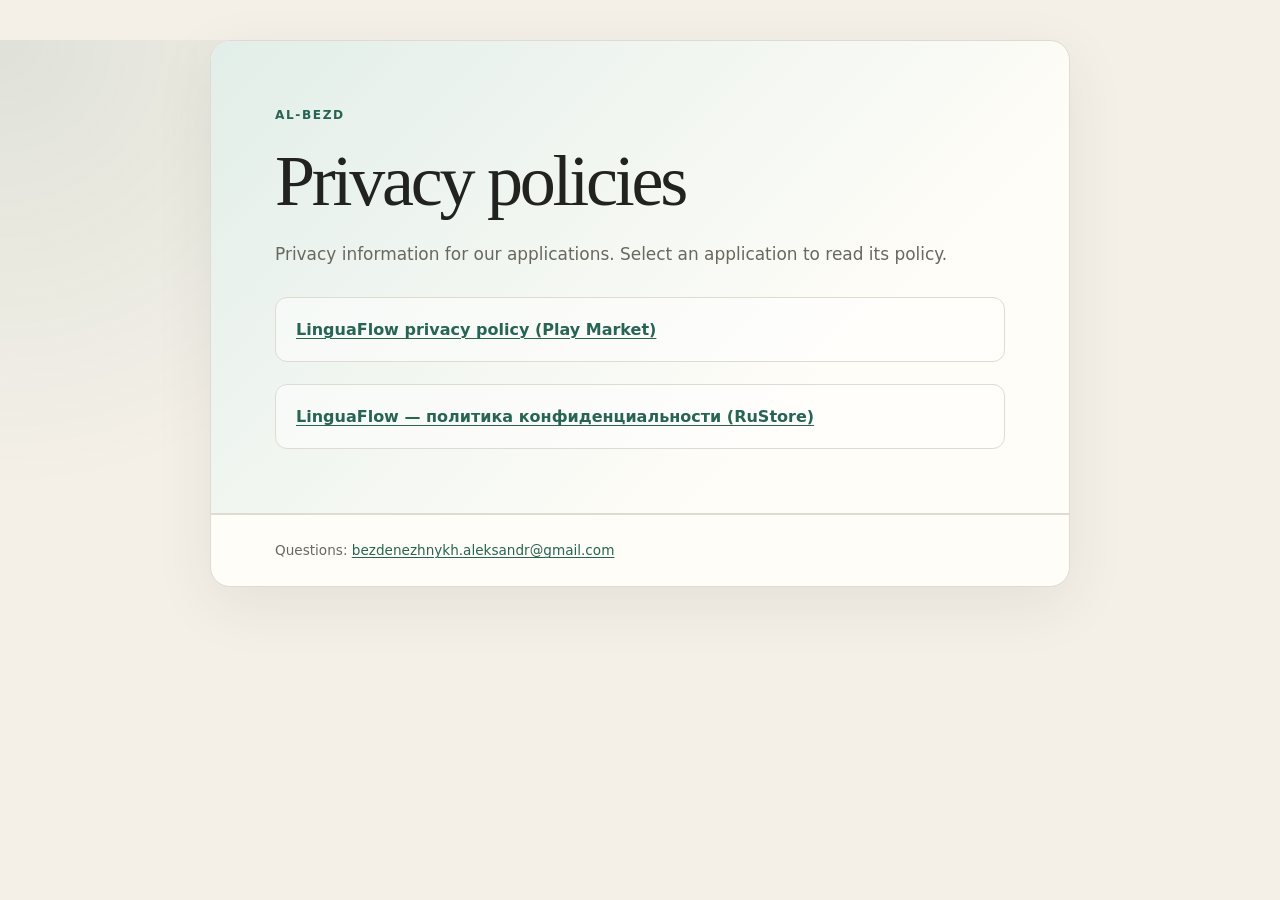
<file: index.html>
<!doctype html>
<html lang="en">
<head>
  <meta charset="utf-8">
  <meta name="viewport" content="width=device-width, initial-scale=1">
  <meta name="description" content="Privacy policies for applications published by al-bezd.">
  <title>Privacy Policies — al-bezd</title>
  <link rel="stylesheet" href="assets/policy.css">
</head>
<body>
  <main class="page">
    <article class="document">
      <header class="hero">
        <p class="eyebrow">al-bezd</p>
        <h1>Privacy policies</h1>
        <p class="lede">Privacy information for our applications. Select an application to read its policy.</p>
        <ul class="policy-list">
          <li><a href="linguaflow/">LinguaFlow privacy policy (Play Market)</a></li>
          <li><a href="linguaflow/rustore/">LinguaFlow — политика конфиденциальности (RuStore)</a></li>
        </ul>
      </header>
      <footer class="footer">Questions: <a href="mailto:bezdenezhnykh.aleksandr@gmail.com">bezdenezhnykh.aleksandr@gmail.com</a></footer>
    </article>
  </main>
</body>
</html>
</file>
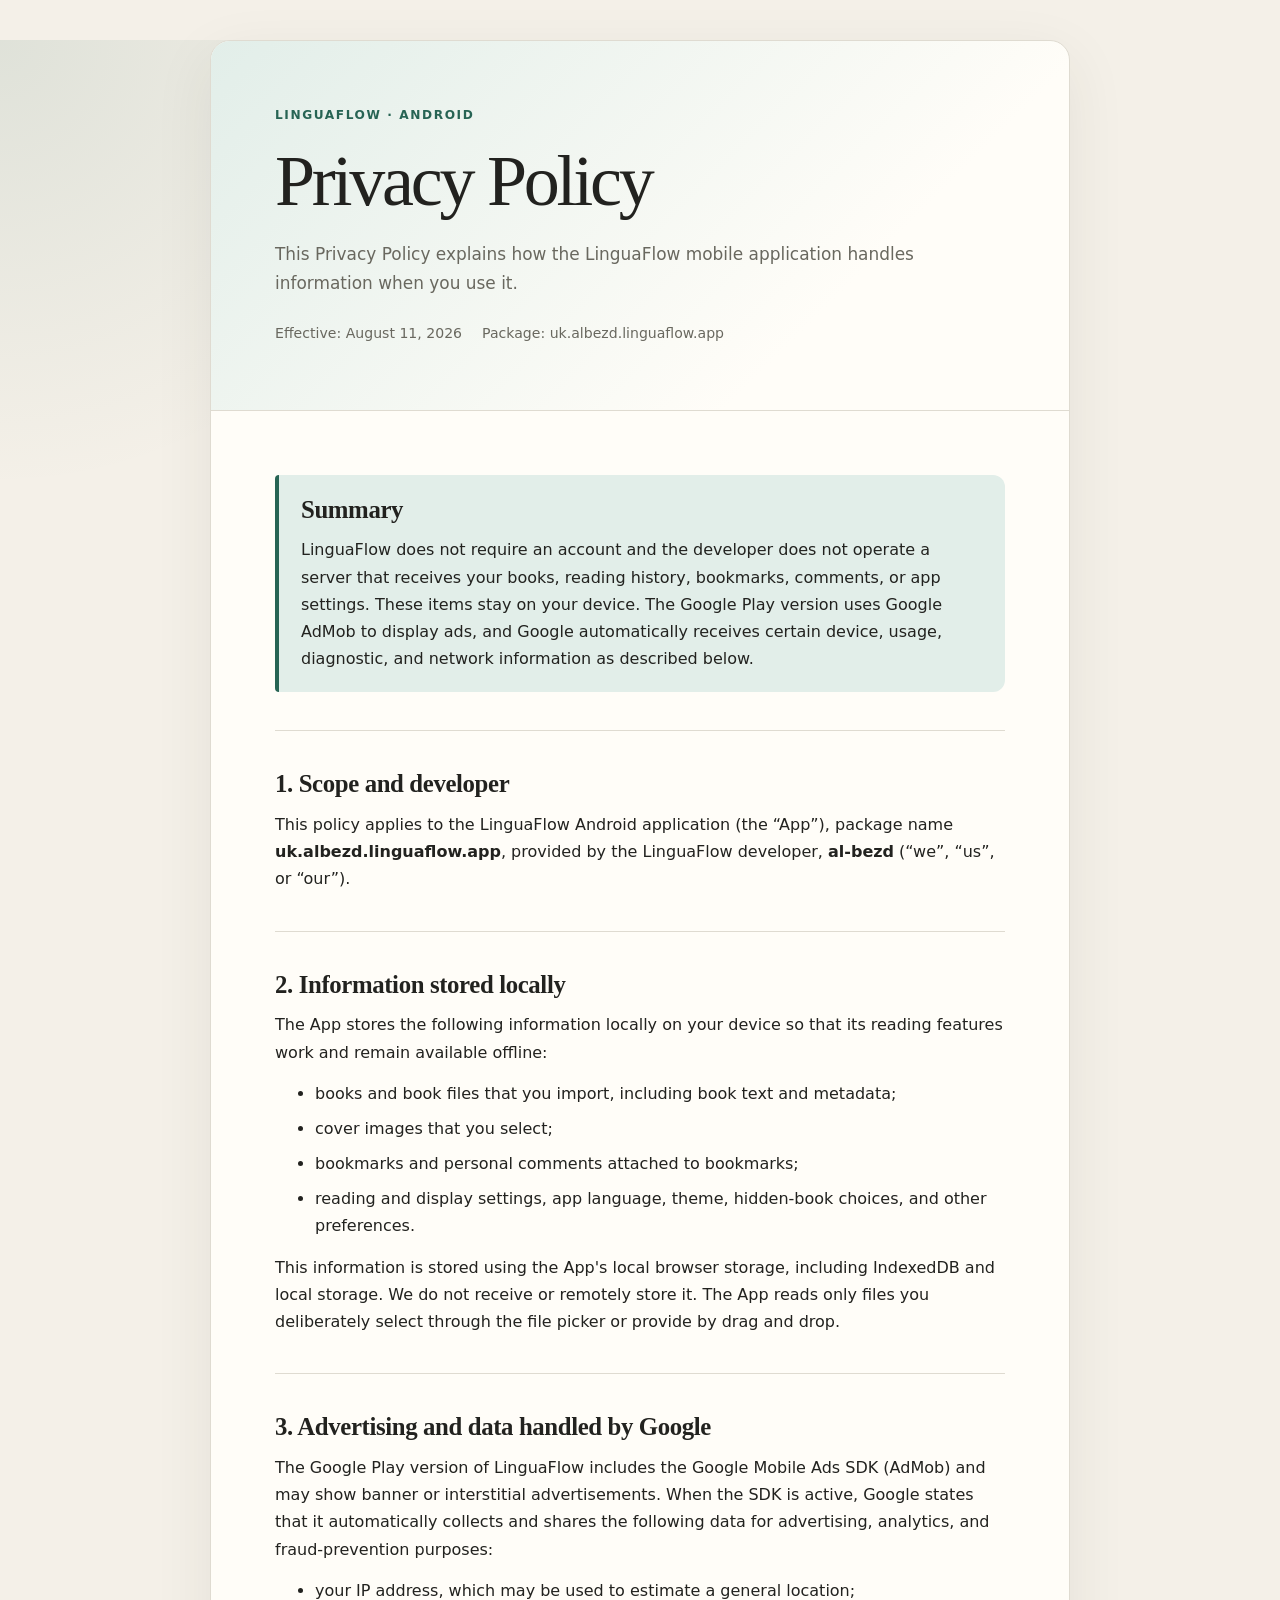
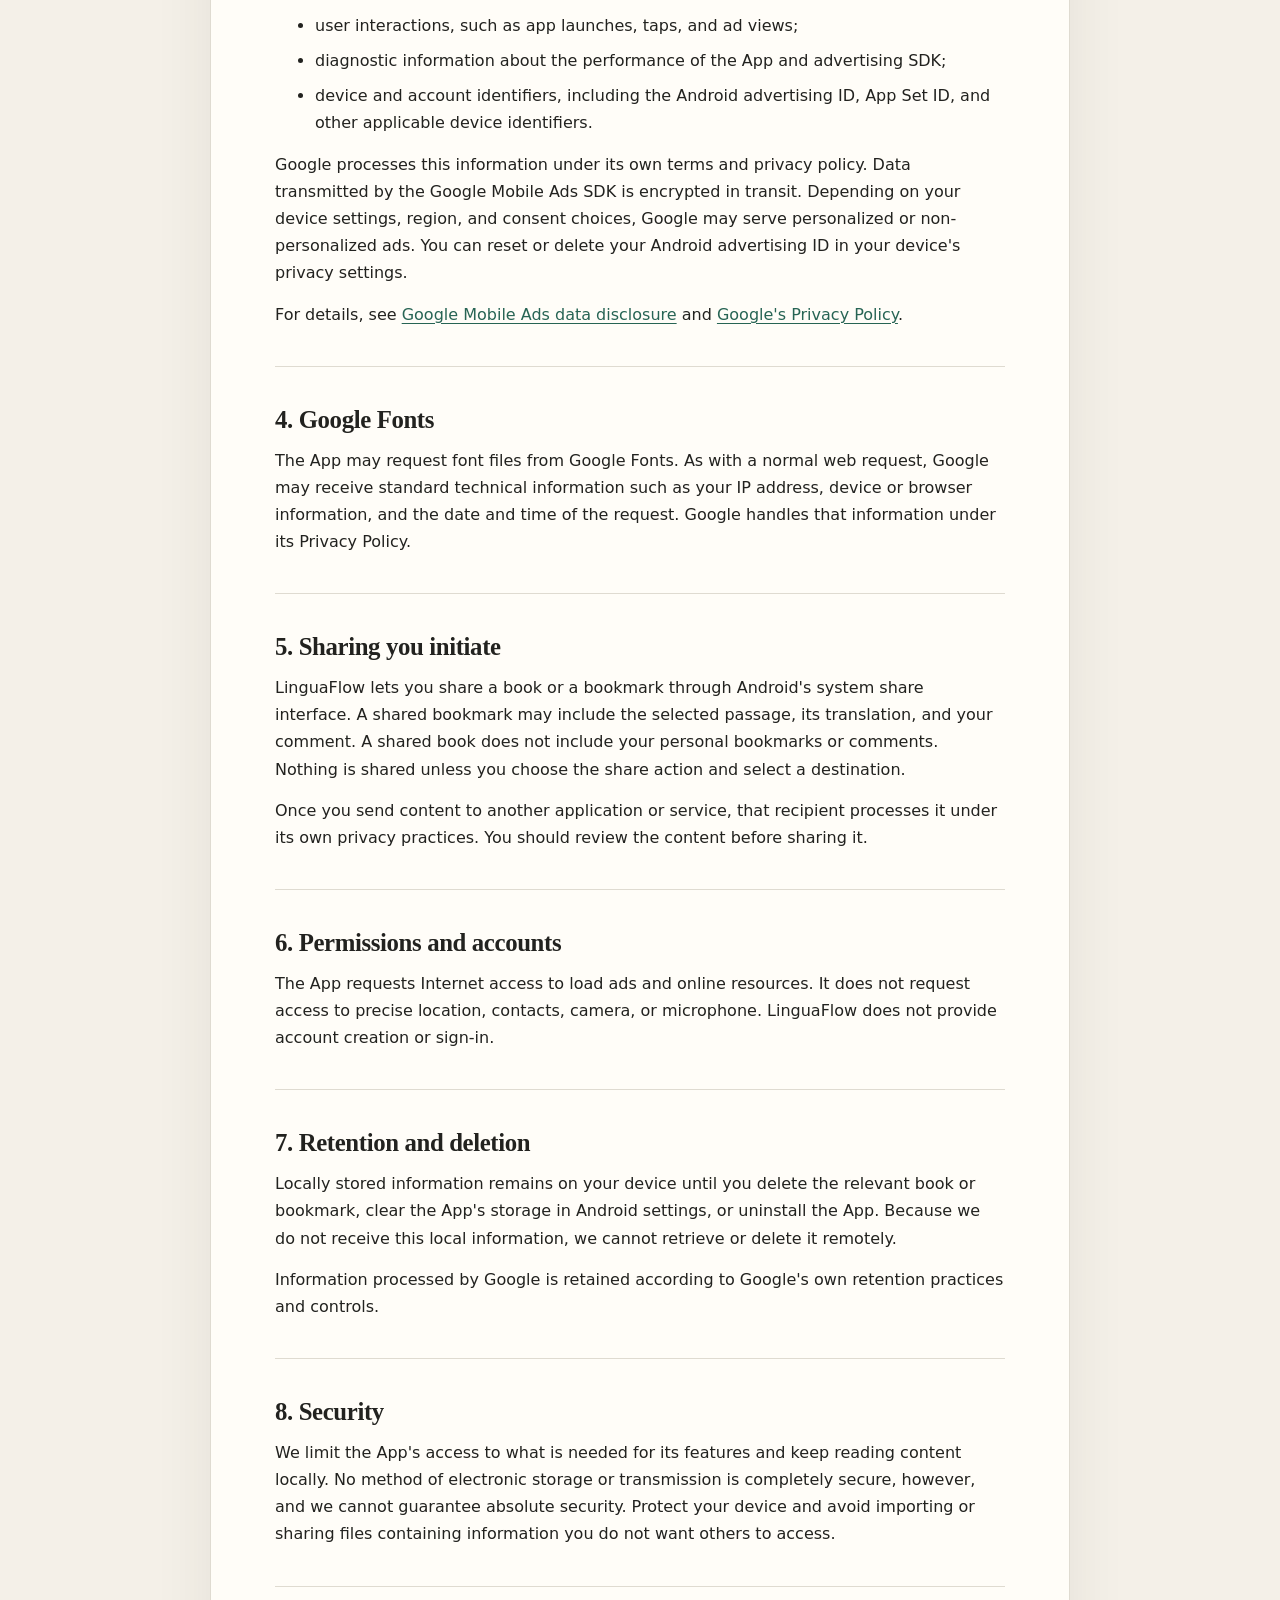
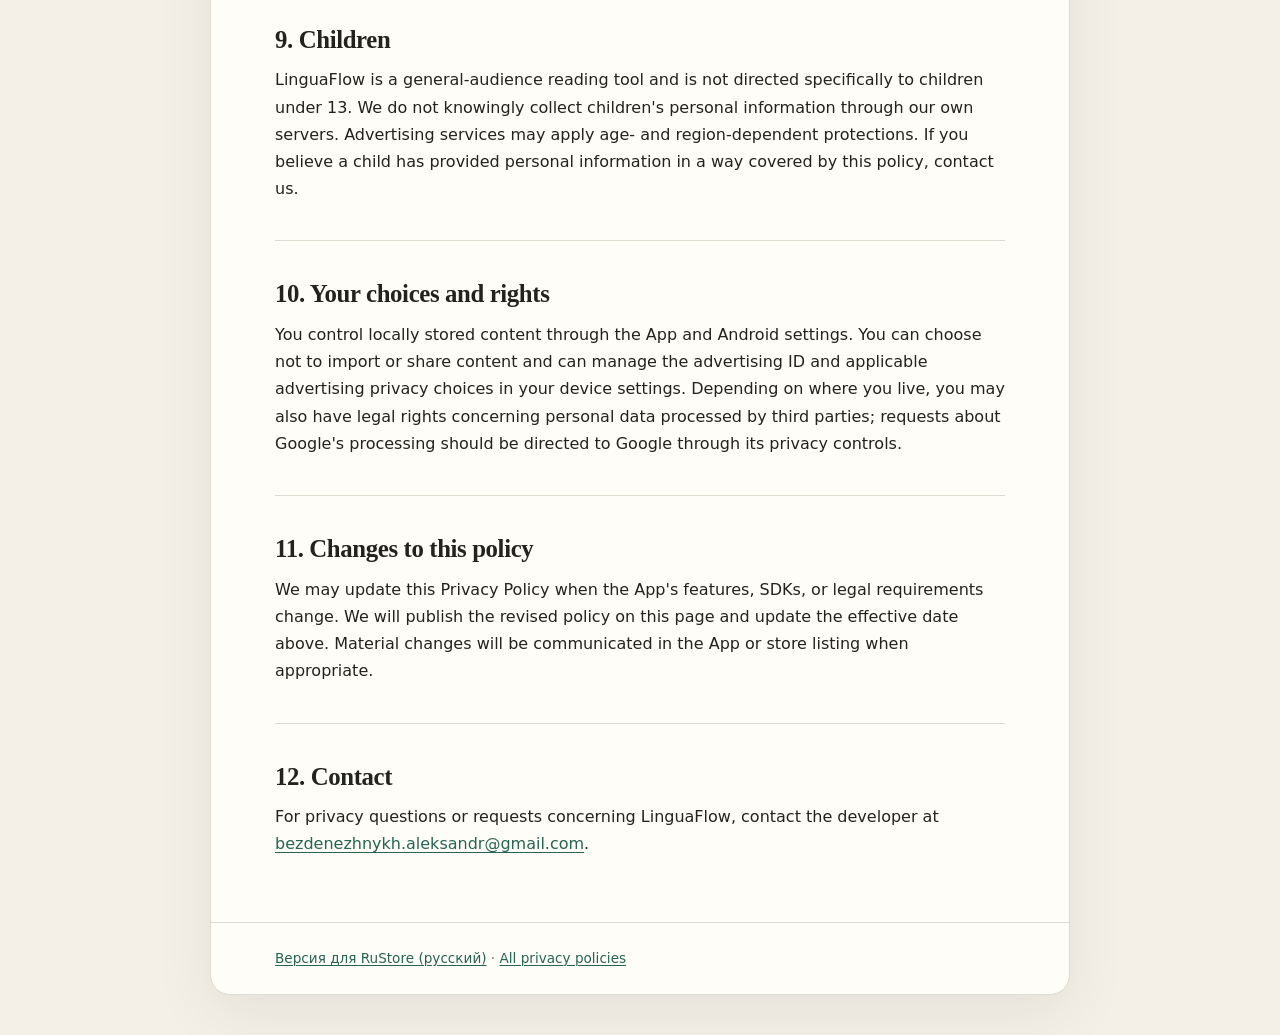
<file: linguaflow/index.html>
<!doctype html>
<html lang="en">
<head>
  <meta charset="utf-8">
  <meta name="viewport" content="width=device-width, initial-scale=1">
  <meta name="description" content="Privacy Policy for the LinguaFlow Android application.">
  <title>Privacy Policy — LinguaFlow</title>
  <link rel="stylesheet" href="../assets/policy.css">
</head>
<body>
  <main class="page">
    <article class="document">
      <header class="hero">
        <p class="eyebrow">LinguaFlow · Android</p>
        <h1>Privacy Policy</h1>
        <p class="lede">This Privacy Policy explains how the LinguaFlow mobile application handles information when you use it.</p>
        <div class="meta">
          <span>Effective: August 11, 2026</span>
          <span>Package: uk.albezd.linguaflow.app</span>
        </div>
      </header>

      <div class="content">
        <section class="summary" aria-labelledby="summary-heading">
          <h2 id="summary-heading">Summary</h2>
          <p>LinguaFlow does not require an account and the developer does not operate a server that receives your books, reading history, bookmarks, comments, or app settings. These items stay on your device. The Google Play version uses Google AdMob to display ads, and Google automatically receives certain device, usage, diagnostic, and network information as described below.</p>
        </section>

        <section aria-labelledby="scope-heading">
          <h2 id="scope-heading">1. Scope and developer</h2>
          <p>This policy applies to the LinguaFlow Android application (the “App”), package name <strong>uk.albezd.linguaflow.app</strong>, provided by the LinguaFlow developer, <strong>al-bezd</strong> (“we”, “us”, or “our”).</p>
        </section>

        <section aria-labelledby="local-heading">
          <h2 id="local-heading">2. Information stored locally</h2>
          <p>The App stores the following information locally on your device so that its reading features work and remain available offline:</p>
          <ul>
            <li>books and book files that you import, including book text and metadata;</li>
            <li>cover images that you select;</li>
            <li>bookmarks and personal comments attached to bookmarks;</li>
            <li>reading and display settings, app language, theme, hidden-book choices, and other preferences.</li>
          </ul>
          <p>This information is stored using the App's local browser storage, including IndexedDB and local storage. We do not receive or remotely store it. The App reads only files you deliberately select through the file picker or provide by drag and drop.</p>
        </section>

        <section aria-labelledby="ads-heading">
          <h2 id="ads-heading">3. Advertising and data handled by Google</h2>
          <p>The Google Play version of LinguaFlow includes the Google Mobile Ads SDK (AdMob) and may show banner or interstitial advertisements. When the SDK is active, Google states that it automatically collects and shares the following data for advertising, analytics, and fraud-prevention purposes:</p>
          <ul>
            <li>your IP address, which may be used to estimate a general location;</li>
            <li>user interactions, such as app launches, taps, and ad views;</li>
            <li>diagnostic information about the performance of the App and advertising SDK;</li>
            <li>device and account identifiers, including the Android advertising ID, App Set ID, and other applicable device identifiers.</li>
          </ul>
          <p>Google processes this information under its own terms and privacy policy. Data transmitted by the Google Mobile Ads SDK is encrypted in transit. Depending on your device settings, region, and consent choices, Google may serve personalized or non-personalized ads. You can reset or delete your Android advertising ID in your device's privacy settings.</p>
          <p>For details, see <a href="https://developers.google.com/admob/android/privacy/play-data-disclosure">Google Mobile Ads data disclosure</a> and <a href="https://policies.google.com/privacy">Google's Privacy Policy</a>.</p>
        </section>

        <section aria-labelledby="fonts-heading">
          <h2 id="fonts-heading">4. Google Fonts</h2>
          <p>The App may request font files from Google Fonts. As with a normal web request, Google may receive standard technical information such as your IP address, device or browser information, and the date and time of the request. Google handles that information under its Privacy Policy.</p>
        </section>

        <section aria-labelledby="sharing-heading">
          <h2 id="sharing-heading">5. Sharing you initiate</h2>
          <p>LinguaFlow lets you share a book or a bookmark through Android's system share interface. A shared bookmark may include the selected passage, its translation, and your comment. A shared book does not include your personal bookmarks or comments. Nothing is shared unless you choose the share action and select a destination.</p>
          <p>Once you send content to another application or service, that recipient processes it under its own privacy practices. You should review the content before sharing it.</p>
        </section>

        <section aria-labelledby="permissions-heading">
          <h2 id="permissions-heading">6. Permissions and accounts</h2>
          <p>The App requests Internet access to load ads and online resources. It does not request access to precise location, contacts, camera, or microphone. LinguaFlow does not provide account creation or sign-in.</p>
        </section>

        <section aria-labelledby="retention-heading">
          <h2 id="retention-heading">7. Retention and deletion</h2>
          <p>Locally stored information remains on your device until you delete the relevant book or bookmark, clear the App's storage in Android settings, or uninstall the App. Because we do not receive this local information, we cannot retrieve or delete it remotely.</p>
          <p>Information processed by Google is retained according to Google's own retention practices and controls.</p>
        </section>

        <section aria-labelledby="security-heading">
          <h2 id="security-heading">8. Security</h2>
          <p>We limit the App's access to what is needed for its features and keep reading content locally. No method of electronic storage or transmission is completely secure, however, and we cannot guarantee absolute security. Protect your device and avoid importing or sharing files containing information you do not want others to access.</p>
        </section>

        <section aria-labelledby="children-heading">
          <h2 id="children-heading">9. Children</h2>
          <p>LinguaFlow is a general-audience reading tool and is not directed specifically to children under 13. We do not knowingly collect children's personal information through our own servers. Advertising services may apply age- and region-dependent protections. If you believe a child has provided personal information in a way covered by this policy, contact us.</p>
        </section>

        <section aria-labelledby="rights-heading">
          <h2 id="rights-heading">10. Your choices and rights</h2>
          <p>You control locally stored content through the App and Android settings. You can choose not to import or share content and can manage the advertising ID and applicable advertising privacy choices in your device settings. Depending on where you live, you may also have legal rights concerning personal data processed by third parties; requests about Google's processing should be directed to Google through its privacy controls.</p>
        </section>

        <section aria-labelledby="changes-heading">
          <h2 id="changes-heading">11. Changes to this policy</h2>
          <p>We may update this Privacy Policy when the App's features, SDKs, or legal requirements change. We will publish the revised policy on this page and update the effective date above. Material changes will be communicated in the App or store listing when appropriate.</p>
        </section>

        <section aria-labelledby="contact-heading">
          <h2 id="contact-heading">12. Contact</h2>
          <p>For privacy questions or requests concerning LinguaFlow, contact the developer at <a href="mailto:bezdenezhnykh.aleksandr@gmail.com">bezdenezhnykh.aleksandr@gmail.com</a>.</p>
        </section>
      </div>

      <footer class="footer"><a href="rustore/">Версия для RuStore (русский)</a> · <a href="../">All privacy policies</a></footer>
    </article>
  </main>
</body>
</html>
</file>
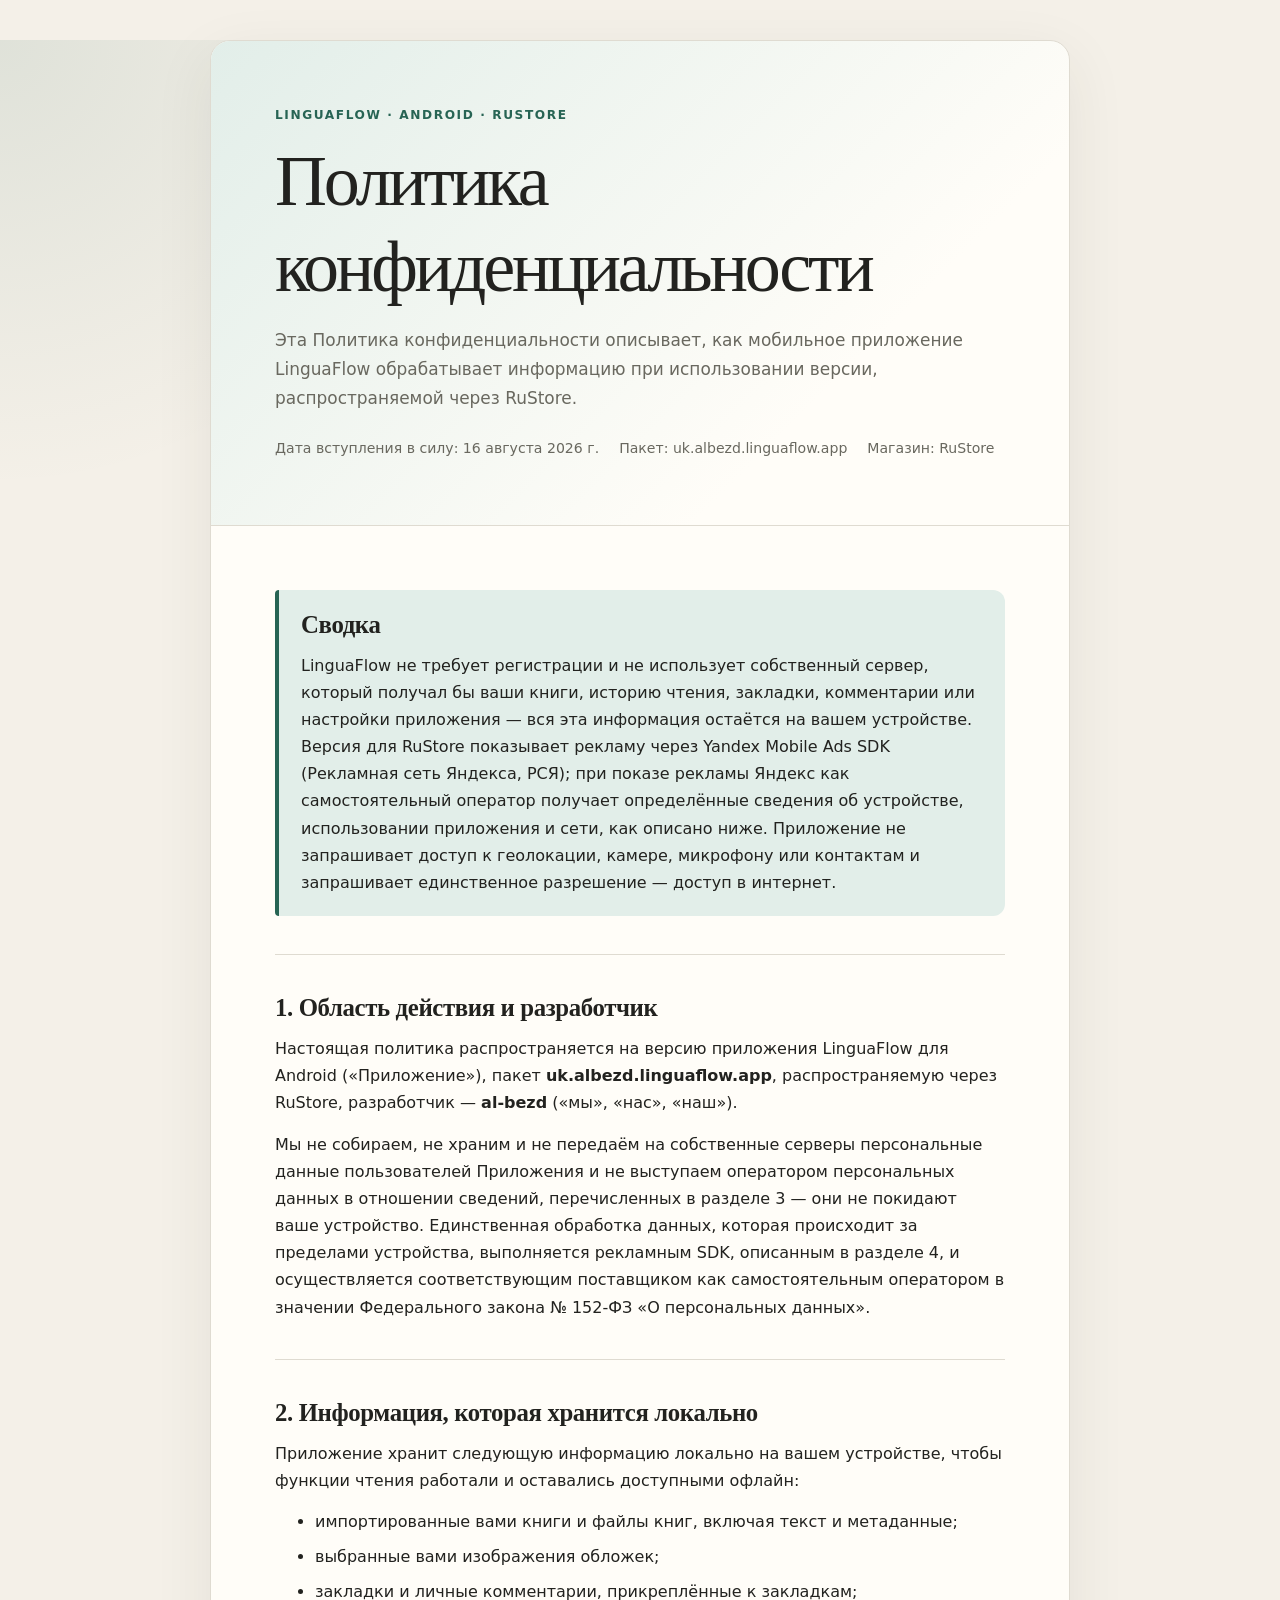
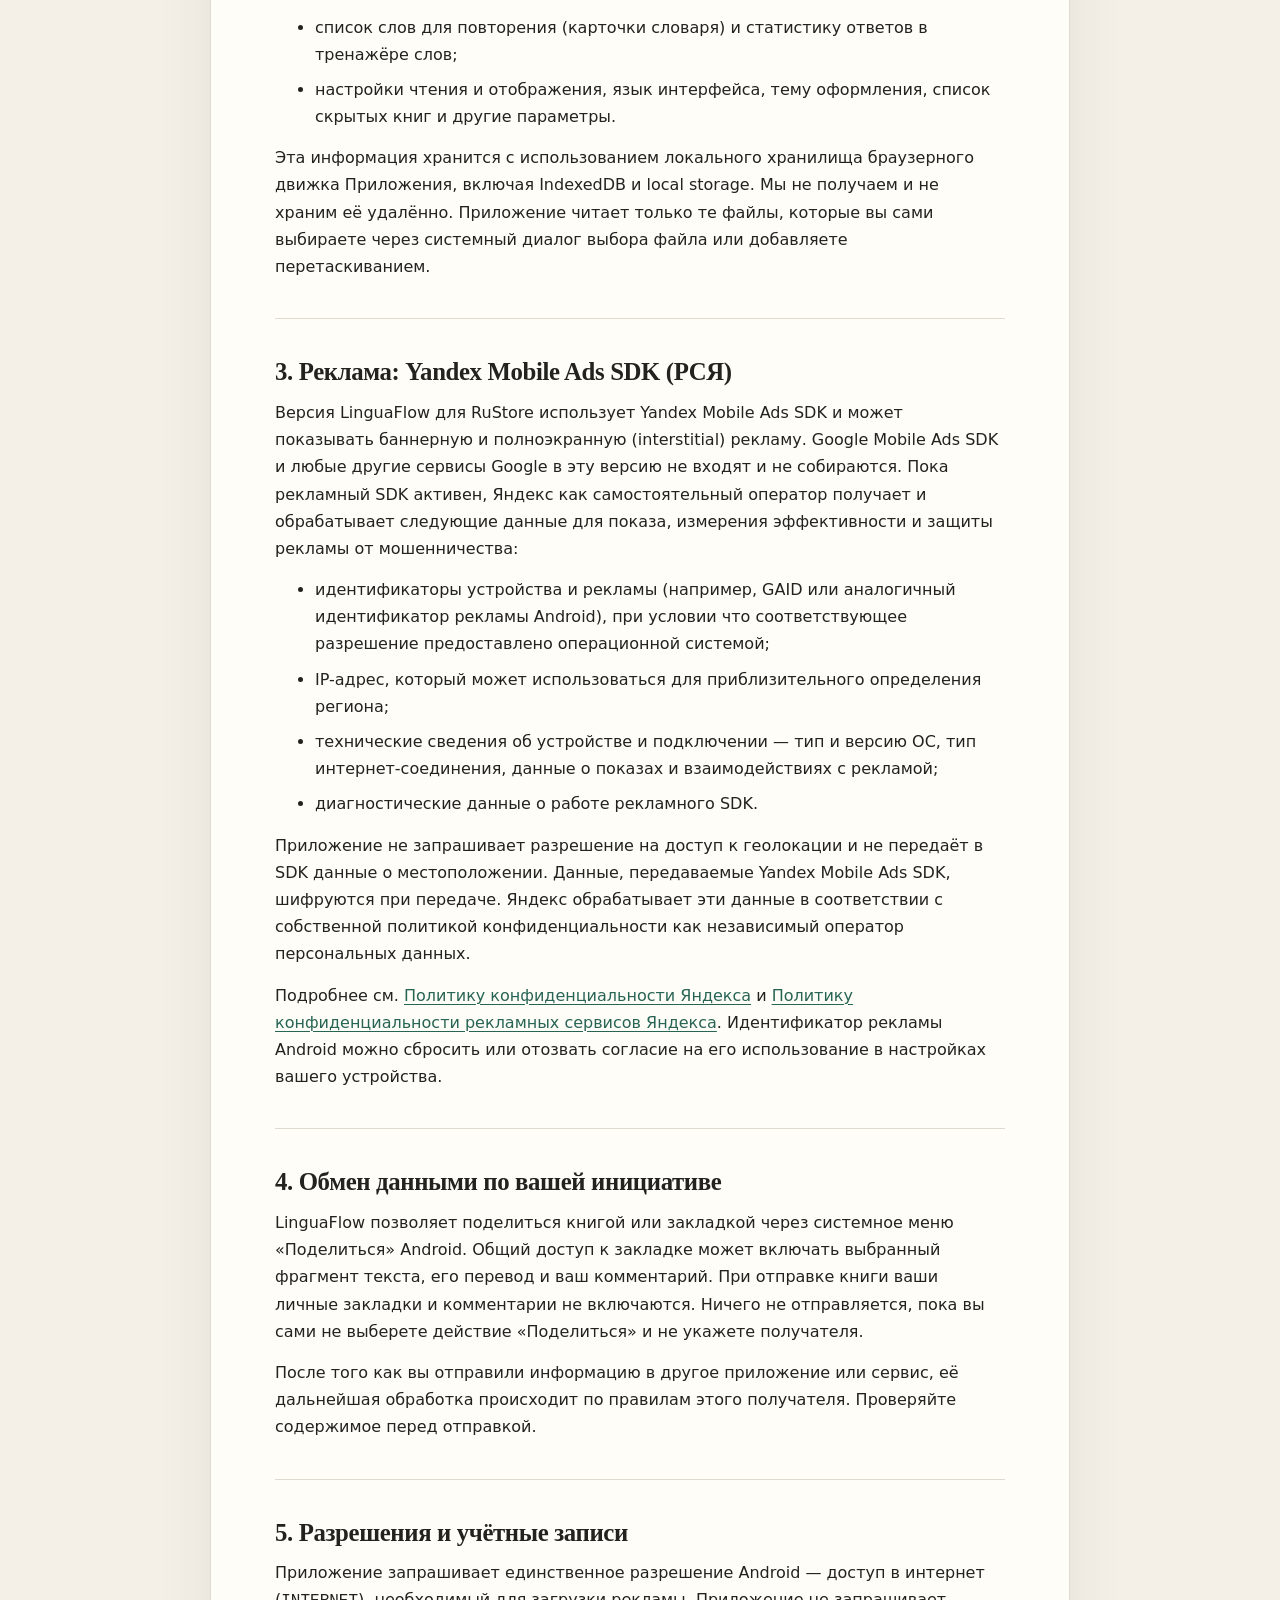
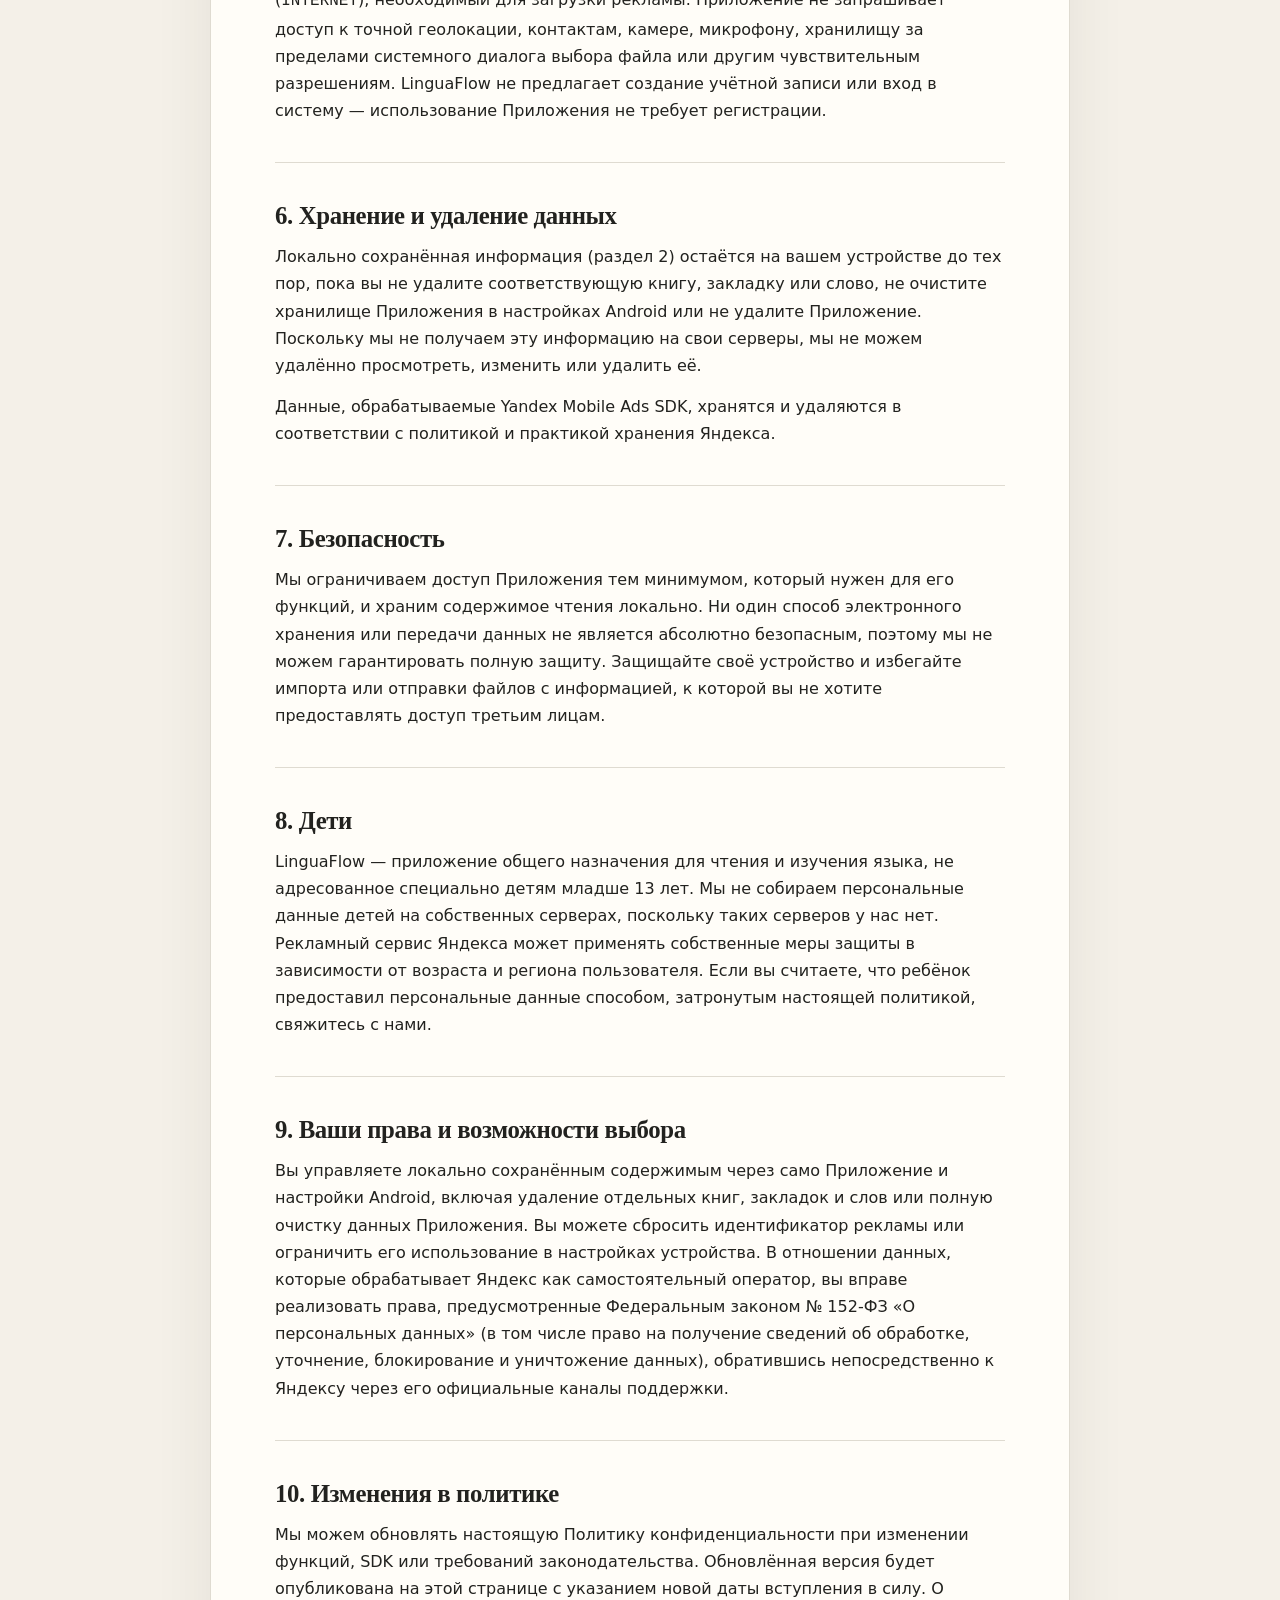
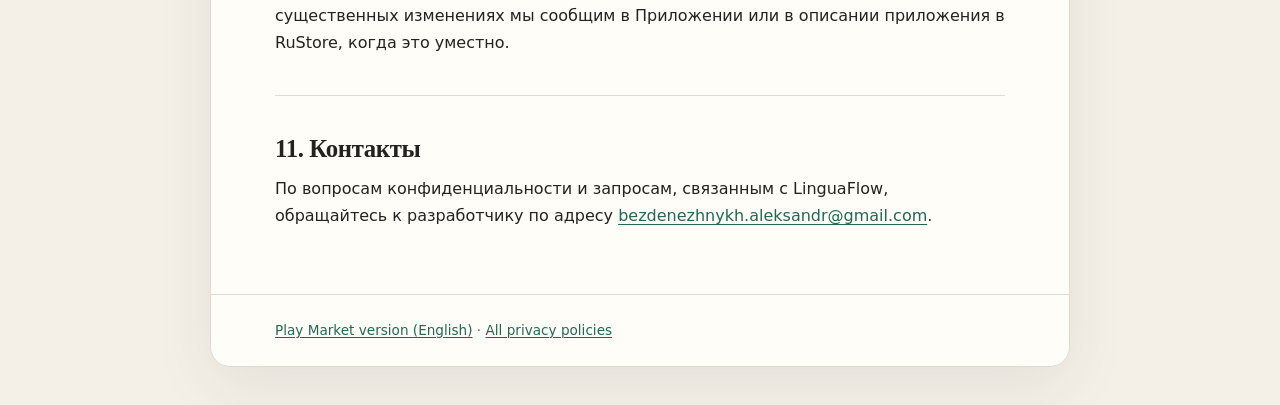
<file: linguaflow/rustore/index.html>
<!doctype html>
<html lang="ru">
<head>
  <meta charset="utf-8">
  <meta name="viewport" content="width=device-width, initial-scale=1">
  <meta name="description" content="Политика конфиденциальности приложения LinguaFlow для Android (версия RuStore).">
  <title>Политика конфиденциальности — LinguaFlow (RuStore)</title>
  <link rel="stylesheet" href="../../assets/policy.css">
</head>
<body>
  <main class="page">
    <article class="document">
      <header class="hero">
        <p class="eyebrow">LinguaFlow · Android · RuStore</p>
        <h1>Политика конфиденциальности</h1>
        <p class="lede">Эта Политика конфиденциальности описывает, как мобильное приложение LinguaFlow обрабатывает информацию при использовании версии, распространяемой через RuStore.</p>
        <div class="meta">
          <span>Дата вступления в силу: 16 августа 2026 г.</span>
          <span>Пакет: uk.albezd.linguaflow.app</span>
          <span>Магазин: RuStore</span>
        </div>
      </header>

      <div class="content">
        <section class="summary" aria-labelledby="summary-heading">
          <h2 id="summary-heading">Сводка</h2>
          <p>LinguaFlow не требует регистрации и не использует собственный сервер, который получал бы ваши книги, историю чтения, закладки, комментарии или настройки приложения — вся эта информация остаётся на вашем устройстве. Версия для RuStore показывает рекламу через Yandex Mobile Ads SDK (Рекламная сеть Яндекса, РСЯ); при показе рекламы Яндекс как самостоятельный оператор получает определённые сведения об устройстве, использовании приложения и сети, как описано ниже. Приложение не запрашивает доступ к геолокации, камере, микрофону или контактам и запрашивает единственное разрешение — доступ в интернет.</p>
        </section>

        <section aria-labelledby="scope-heading">
          <h2 id="scope-heading">1. Область действия и разработчик</h2>
          <p>Настоящая политика распространяется на версию приложения LinguaFlow для Android («Приложение»), пакет <strong>uk.albezd.linguaflow.app</strong>, распространяемую через RuStore, разработчик — <strong>al-bezd</strong> («мы», «нас», «наш»).</p>
          <p>Мы не собираем, не храним и не передаём на собственные серверы персональные данные пользователей Приложения и не выступаем оператором персональных данных в отношении сведений, перечисленных в разделе 3 — они не покидают ваше устройство. Единственная обработка данных, которая происходит за пределами устройства, выполняется рекламным SDK, описанным в разделе 4, и осуществляется соответствующим поставщиком как самостоятельным оператором в значении Федерального закона № 152-ФЗ «О персональных данных».</p>
        </section>

        <section aria-labelledby="local-heading">
          <h2 id="local-heading">2. Информация, которая хранится локально</h2>
          <p>Приложение хранит следующую информацию локально на вашем устройстве, чтобы функции чтения работали и оставались доступными офлайн:</p>
          <ul>
            <li>импортированные вами книги и файлы книг, включая текст и метаданные;</li>
            <li>выбранные вами изображения обложек;</li>
            <li>закладки и личные комментарии, прикреплённые к закладкам;</li>
            <li>список слов для повторения (карточки словаря) и статистику ответов в тренажёре слов;</li>
            <li>настройки чтения и отображения, язык интерфейса, тему оформления, список скрытых книг и другие параметры.</li>
          </ul>
          <p>Эта информация хранится с использованием локального хранилища браузерного движка Приложения, включая IndexedDB и local storage. Мы не получаем и не храним её удалённо. Приложение читает только те файлы, которые вы сами выбираете через системный диалог выбора файла или добавляете перетаскиванием.</p>
        </section>

        <section aria-labelledby="ads-heading">
          <h2 id="ads-heading">3. Реклама: Yandex Mobile Ads SDK (РСЯ)</h2>
          <p>Версия LinguaFlow для RuStore использует Yandex Mobile Ads SDK и может показывать баннерную и полноэкранную (interstitial) рекламу. Google Mobile Ads SDK и любые другие сервисы Google в эту версию не входят и не собираются. Пока рекламный SDK активен, Яндекс как самостоятельный оператор получает и обрабатывает следующие данные для показа, измерения эффективности и защиты рекламы от мошенничества:</p>
          <ul>
            <li>идентификаторы устройства и рекламы (например, GAID или аналогичный идентификатор рекламы Android), при условии что соответствующее разрешение предоставлено операционной системой;</li>
            <li>IP-адрес, который может использоваться для приблизительного определения региона;</li>
            <li>технические сведения об устройстве и подключении — тип и версию ОС, тип интернет-соединения, данные о показах и взаимодействиях с рекламой;</li>
            <li>диагностические данные о работе рекламного SDK.</li>
          </ul>
          <p>Приложение не запрашивает разрешение на доступ к геолокации и не передаёт в SDK данные о местоположении. Данные, передаваемые Yandex Mobile Ads SDK, шифруются при передаче. Яндекс обрабатывает эти данные в соответствии с собственной политикой конфиденциальности как независимый оператор персональных данных.</p>
          <p>Подробнее см. <a href="https://yandex.ru/legal/confidential/">Политику конфиденциальности Яндекса</a> и <a href="https://ads.yandex.ru/legal/confidential/">Политику конфиденциальности рекламных сервисов Яндекса</a>. Идентификатор рекламы Android можно сбросить или отозвать согласие на его использование в настройках вашего устройства.</p>
        </section>

        <section aria-labelledby="sharing-heading">
          <h2 id="sharing-heading">4. Обмен данными по вашей инициативе</h2>
          <p>LinguaFlow позволяет поделиться книгой или закладкой через системное меню «Поделиться» Android. Общий доступ к закладке может включать выбранный фрагмент текста, его перевод и ваш комментарий. При отправке книги ваши личные закладки и комментарии не включаются. Ничего не отправляется, пока вы сами не выберете действие «Поделиться» и не укажете получателя.</p>
          <p>После того как вы отправили информацию в другое приложение или сервис, её дальнейшая обработка происходит по правилам этого получателя. Проверяйте содержимое перед отправкой.</p>
        </section>

        <section aria-labelledby="permissions-heading">
          <h2 id="permissions-heading">5. Разрешения и учётные записи</h2>
          <p>Приложение запрашивает единственное разрешение Android — доступ в интернет (<code>INTERNET</code>), необходимый для загрузки рекламы. Приложение не запрашивает доступ к точной геолокации, контактам, камере, микрофону, хранилищу за пределами системного диалога выбора файла или другим чувствительным разрешениям. LinguaFlow не предлагает создание учётной записи или вход в систему — использование Приложения не требует регистрации.</p>
        </section>

        <section aria-labelledby="retention-heading">
          <h2 id="retention-heading">6. Хранение и удаление данных</h2>
          <p>Локально сохранённая информация (раздел 2) остаётся на вашем устройстве до тех пор, пока вы не удалите соответствующую книгу, закладку или слово, не очистите хранилище Приложения в настройках Android или не удалите Приложение. Поскольку мы не получаем эту информацию на свои серверы, мы не можем удалённо просмотреть, изменить или удалить её.</p>
          <p>Данные, обрабатываемые Yandex Mobile Ads SDK, хранятся и удаляются в соответствии с политикой и практикой хранения Яндекса.</p>
        </section>

        <section aria-labelledby="security-heading">
          <h2 id="security-heading">7. Безопасность</h2>
          <p>Мы ограничиваем доступ Приложения тем минимумом, который нужен для его функций, и храним содержимое чтения локально. Ни один способ электронного хранения или передачи данных не является абсолютно безопасным, поэтому мы не можем гарантировать полную защиту. Защищайте своё устройство и избегайте импорта или отправки файлов с информацией, к которой вы не хотите предоставлять доступ третьим лицам.</p>
        </section>

        <section aria-labelledby="children-heading">
          <h2 id="children-heading">8. Дети</h2>
          <p>LinguaFlow — приложение общего назначения для чтения и изучения языка, не адресованное специально детям младше 13 лет. Мы не собираем персональные данные детей на собственных серверах, поскольку таких серверов у нас нет. Рекламный сервис Яндекса может применять собственные меры защиты в зависимости от возраста и региона пользователя. Если вы считаете, что ребёнок предоставил персональные данные способом, затронутым настоящей политикой, свяжитесь с нами.</p>
        </section>

        <section aria-labelledby="rights-heading">
          <h2 id="rights-heading">9. Ваши права и возможности выбора</h2>
          <p>Вы управляете локально сохранённым содержимым через само Приложение и настройки Android, включая удаление отдельных книг, закладок и слов или полную очистку данных Приложения. Вы можете сбросить идентификатор рекламы или ограничить его использование в настройках устройства. В отношении данных, которые обрабатывает Яндекс как самостоятельный оператор, вы вправе реализовать права, предусмотренные Федеральным законом № 152-ФЗ «О персональных данных» (в том числе право на получение сведений об обработке, уточнение, блокирование и уничтожение данных), обратившись непосредственно к Яндексу через его официальные каналы поддержки.</p>
        </section>

        <section aria-labelledby="changes-heading">
          <h2 id="changes-heading">10. Изменения в политике</h2>
          <p>Мы можем обновлять настоящую Политику конфиденциальности при изменении функций, SDK или требований законодательства. Обновлённая версия будет опубликована на этой странице с указанием новой даты вступления в силу. О существенных изменениях мы сообщим в Приложении или в описании приложения в RuStore, когда это уместно.</p>
        </section>

        <section aria-labelledby="contact-heading">
          <h2 id="contact-heading">11. Контакты</h2>
          <p>По вопросам конфиденциальности и запросам, связанным с LinguaFlow, обращайтесь к разработчику по адресу <a href="mailto:bezdenezhnykh.aleksandr@gmail.com">bezdenezhnykh.aleksandr@gmail.com</a>.</p>
        </section>
      </div>

      <footer class="footer"><a href="../">Play Market version (English)</a> · <a href="../../">All privacy policies</a></footer>
    </article>
  </main>
</body>
</html>
</file>
<file: assets/policy.css>
:root {
  color-scheme: light;
  --background: #f4f0e8;
  --paper: #fffdf8;
  --ink: #22221f;
  --muted: #69685f;
  --line: #dfdbd1;
  --accent: #276454;
  --accent-soft: #e2eee9;
  font-family: Inter, ui-sans-serif, system-ui, -apple-system, BlinkMacSystemFont, "Segoe UI", sans-serif;
}

* { box-sizing: border-box; }

html {
  background: var(--background);
  scroll-behavior: smooth;
}

body {
  margin: 0;
  color: var(--ink);
  background: radial-gradient(circle at top left, rgba(39, 100, 84, 0.1), transparent 28rem), var(--background);
  font-size: 16px;
  line-height: 1.7;
}

a {
  color: var(--accent);
  text-decoration-thickness: 1px;
  text-underline-offset: 0.18em;
}

a:hover { text-decoration-thickness: 2px; }

.page {
  width: min(100% - 32px, 860px);
  margin: 40px auto;
}

.document {
  overflow: hidden;
  border: 1px solid var(--line);
  border-radius: 20px;
  background: var(--paper);
  box-shadow: 0 18px 60px rgba(48, 45, 36, 0.08);
}

.hero {
  padding: clamp(32px, 7vw, 64px);
  border-bottom: 1px solid var(--line);
  background: linear-gradient(135deg, var(--accent-soft), transparent 72%);
}

.eyebrow {
  margin: 0 0 12px;
  color: var(--accent);
  font-size: 0.76rem;
  font-weight: 750;
  letter-spacing: 0.13em;
  text-transform: uppercase;
}

h1, h2 {
  margin-top: 0;
  font-family: Georgia, "Times New Roman", serif;
  line-height: 1.2;
}

h1 {
  max-width: 14ch;
  margin-bottom: 16px;
  font-size: clamp(2.25rem, 8vw, 4.5rem);
  font-weight: 500;
  letter-spacing: -0.045em;
}

h2 {
  margin-bottom: 12px;
  font-size: 1.55rem;
  font-weight: 600;
  letter-spacing: -0.015em;
}

.lede {
  max-width: 64ch;
  margin: 0;
  color: var(--muted);
  font-size: 1.06rem;
}

.meta {
  display: flex;
  flex-wrap: wrap;
  gap: 8px 20px;
  margin-top: 24px;
  color: var(--muted);
  font-size: 0.88rem;
}

.content { padding: clamp(28px, 7vw, 64px); }

section + section {
  margin-top: 38px;
  padding-top: 38px;
  border-top: 1px solid var(--line);
}

p, ul { margin: 0 0 14px; }
li + li { margin-top: 8px; }

.summary {
  padding: 20px 22px;
  border-left: 4px solid var(--accent);
  border-radius: 4px 12px 12px 4px;
  background: var(--accent-soft);
}

.summary p:last-child,
section > :last-child { margin-bottom: 0; }

.footer {
  padding: 24px clamp(28px, 7vw, 64px);
  border-top: 1px solid var(--line);
  color: var(--muted);
  font-size: 0.85rem;
}

.policy-list {
  display: grid;
  gap: 14px;
  margin: 28px 0 0;
  padding: 0;
  list-style: none;
}

.policy-list a {
  display: block;
  padding: 18px 20px;
  border: 1px solid var(--line);
  border-radius: 12px;
  background: rgba(255, 255, 255, 0.55);
  font-weight: 700;
}

@media (max-width: 560px) {
  .page {
    width: min(100% - 20px, 860px);
    margin: 10px auto;
  }

  .document { border-radius: 14px; }
}

@media print {
  body { background: white; }
  .page { width: 100%; margin: 0; }
  .document { border: 0; box-shadow: none; }
}
</file>
